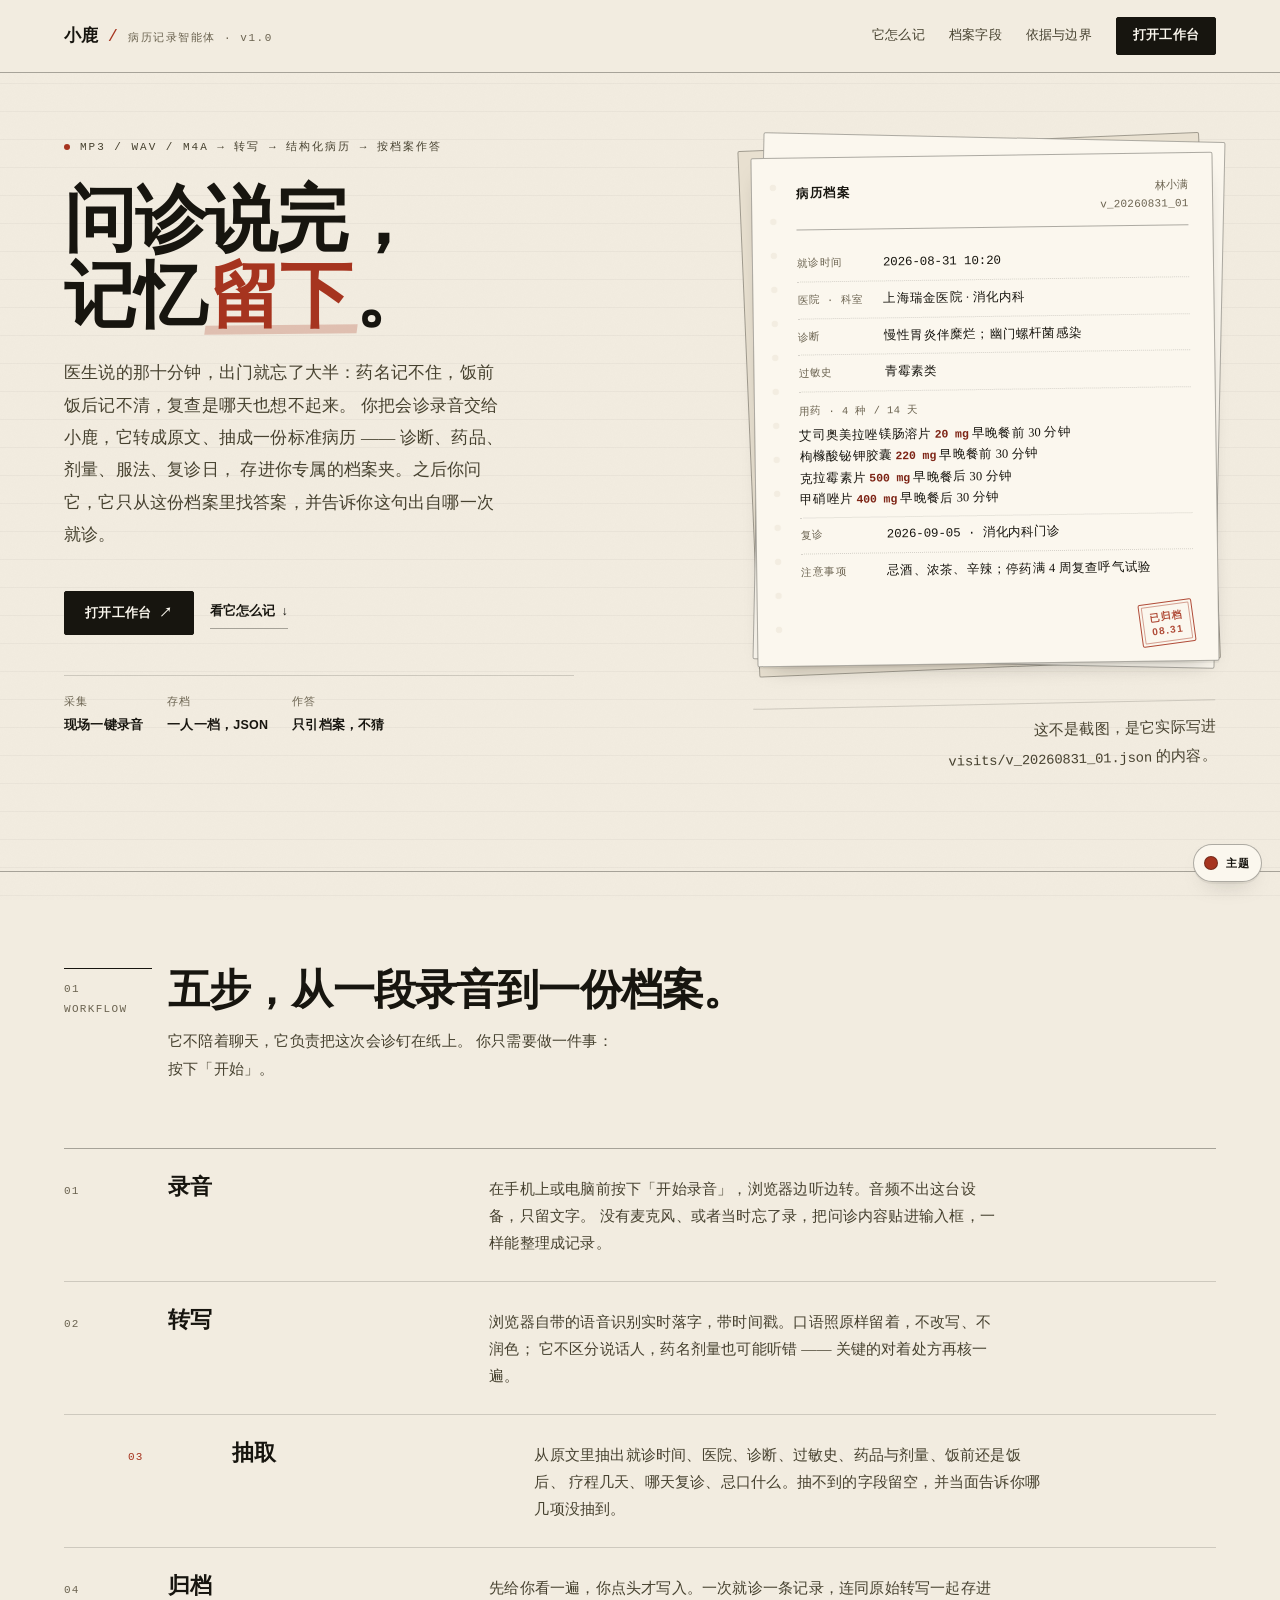
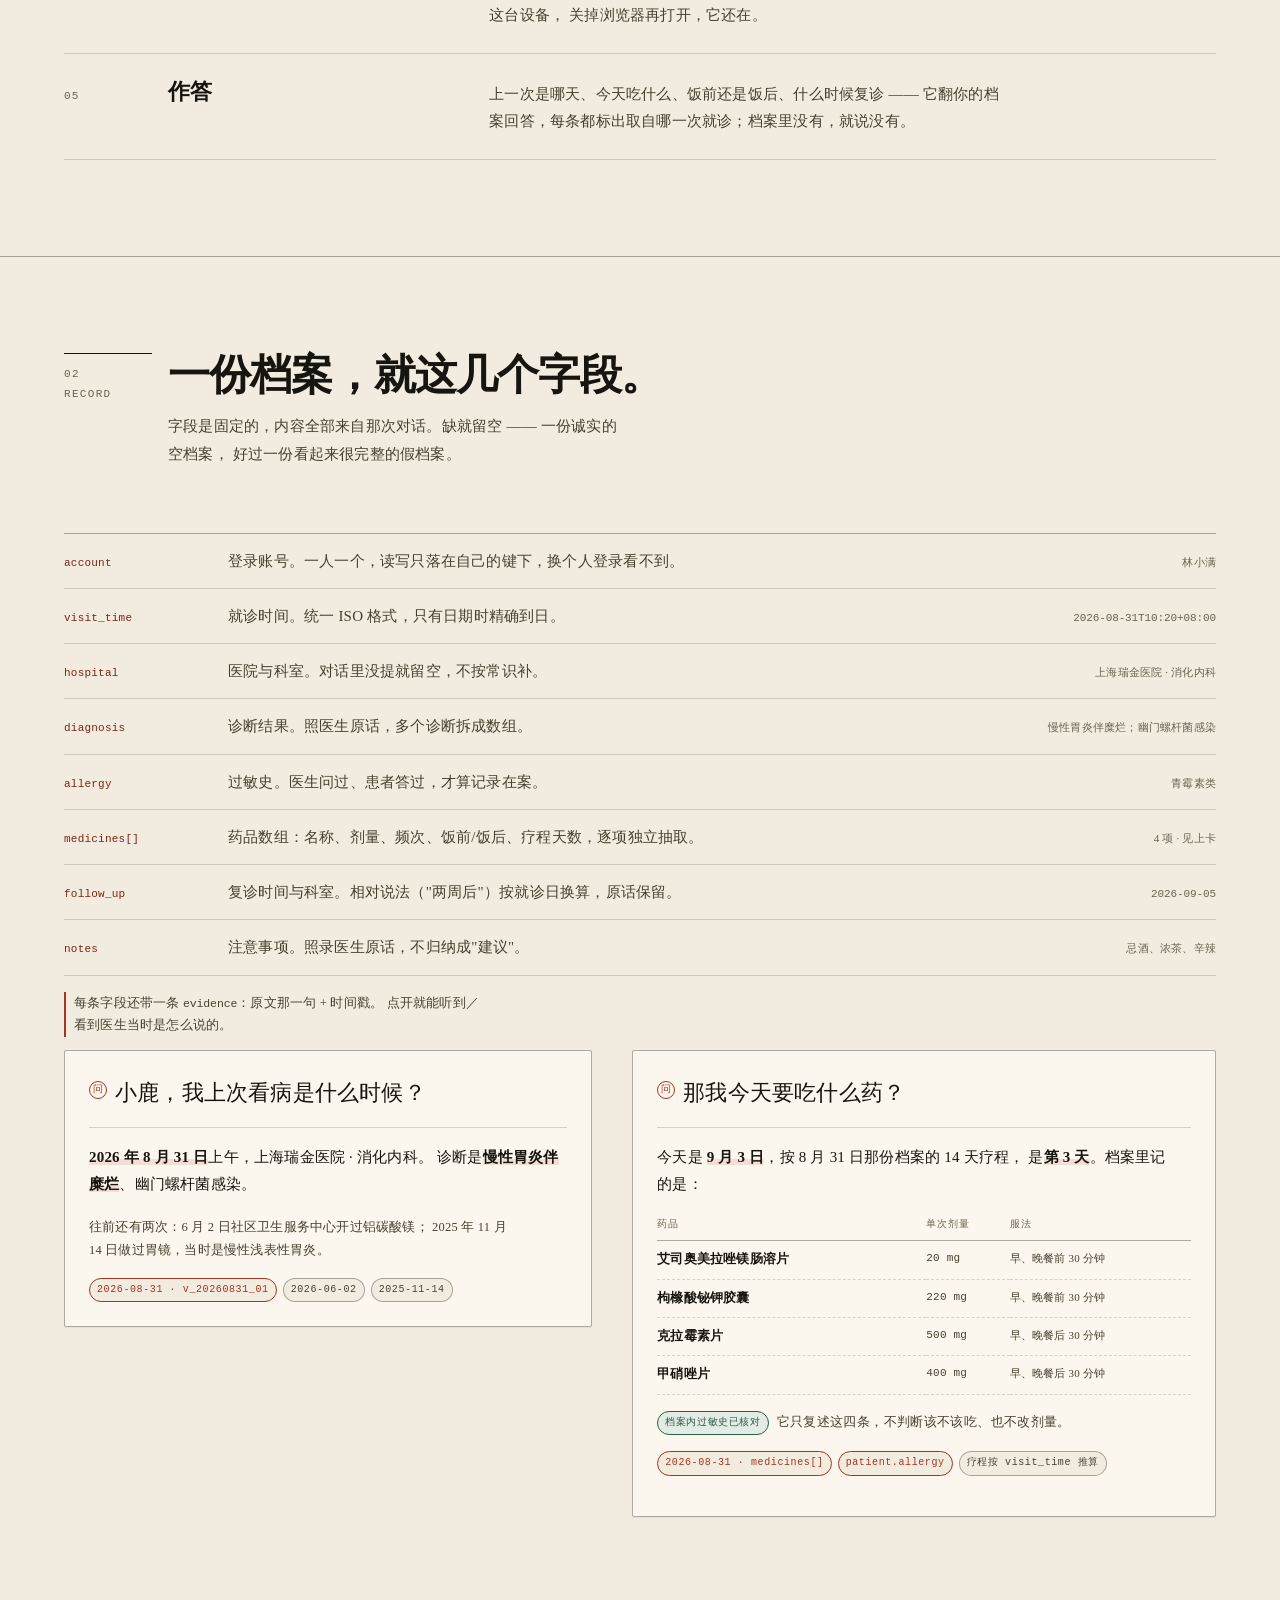
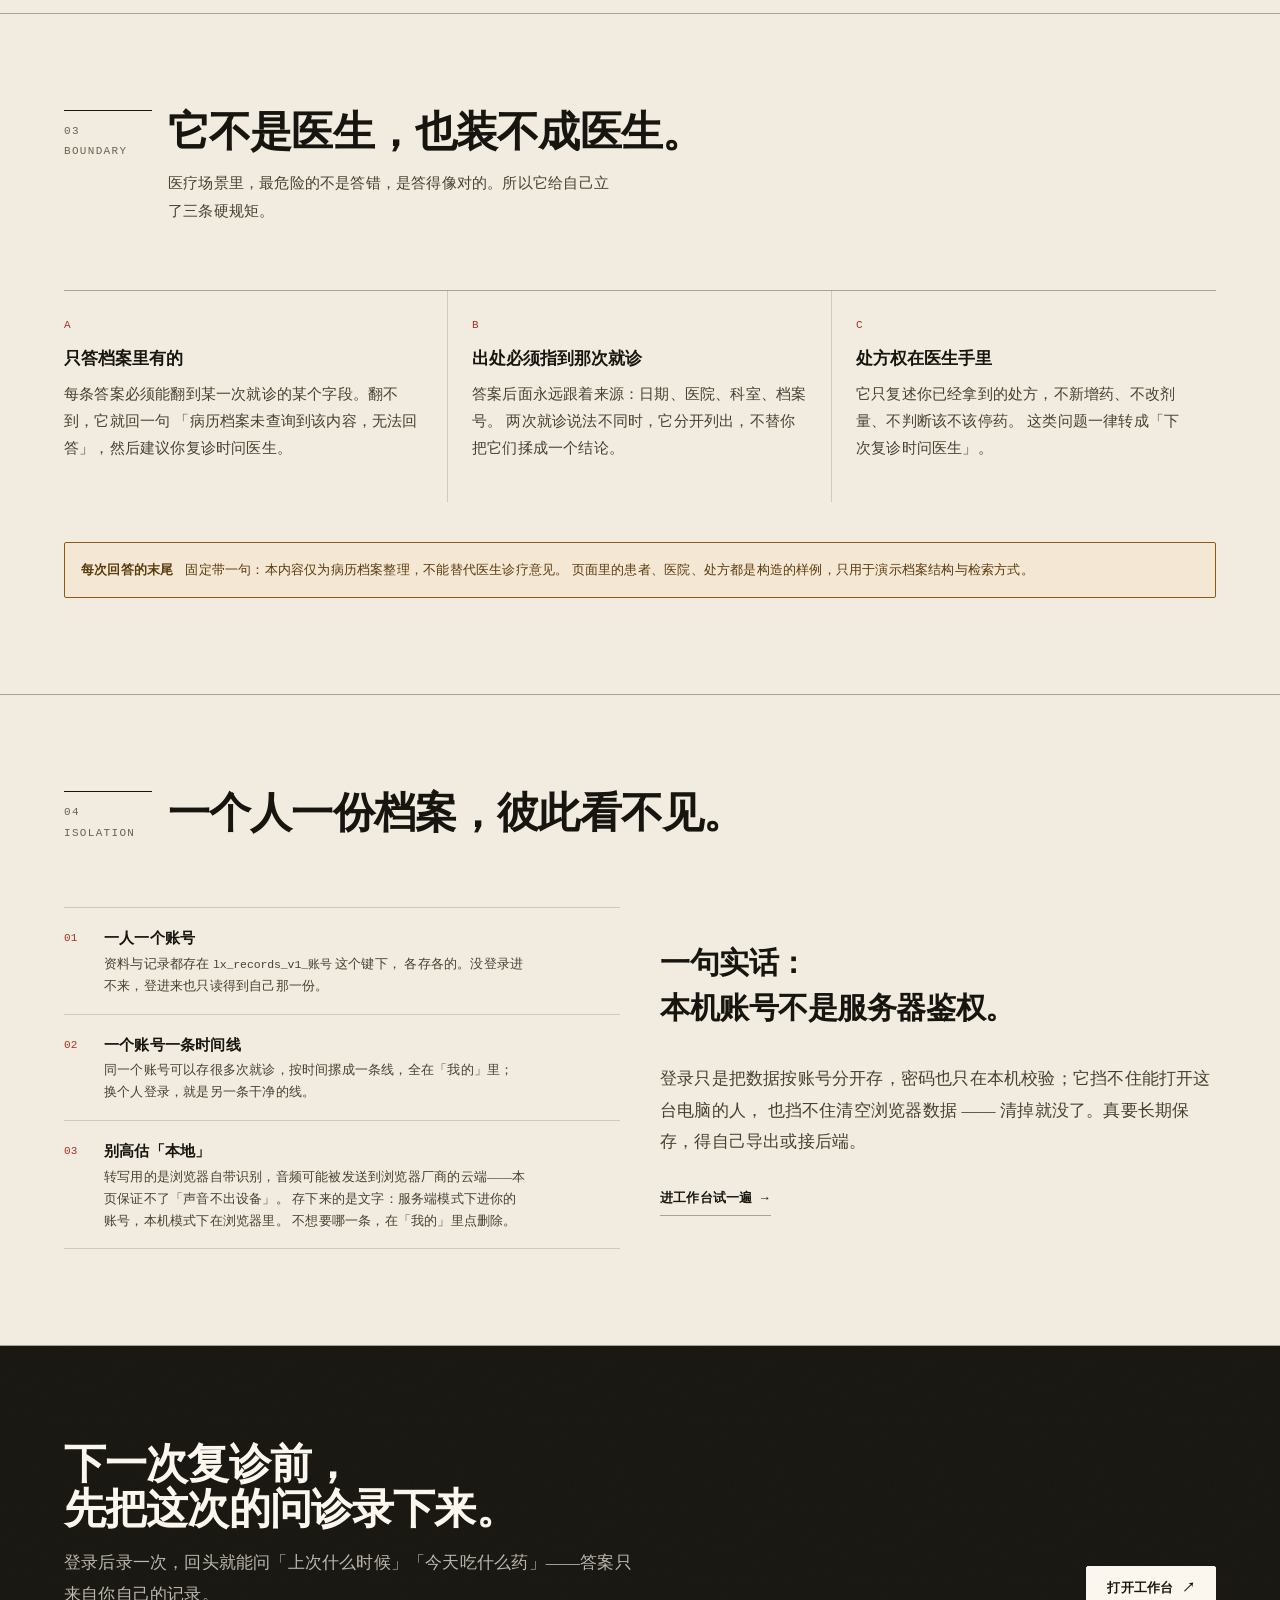
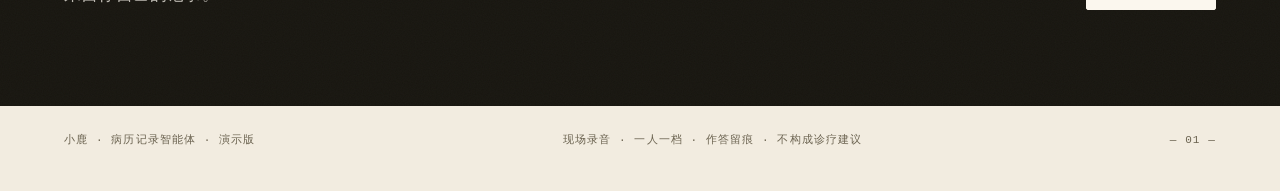
<file: xiaoxiao-ai/index.html>
<!DOCTYPE html>
<html lang="zh-CN">
<head>
<meta charset="utf-8">
<meta name="viewport" content="width=device-width, initial-scale=1">
<title>小鹿 · 把一次会诊，记成一份能问的档案</title>
<meta name="description" content="录下问诊，小鹿 实时转成文字、抽取诊断与用药、存成按账号隔离的病历记录；之后只凭记录回答，每条标注来源。">
<link rel="stylesheet" href="styles/tokens.css">
<link rel="stylesheet" href="styles/base.css">
<link rel="stylesheet" href="styles/primitives.css">
<link rel="stylesheet" href="styles/components.css">
<link rel="stylesheet" href="styles/themes.css">
<script src="scripts/theme.js"></script>
<script>document.documentElement.className += " js";</script>
</head>
<body>
<a class="skip" href="#main">跳到正文</a>

<div class="page">

  <!-- 页眉：档案抬头 -->
  <header class="masthead">
    <div class="brand">
      <span class="brand__name">小鹿</span>
      <span class="brand__slash">/</span>
      <span class="brand__sub">病历记录智能体 · v1.0</span>
    </div>
    <nav class="nav" aria-label="主导航">
      <a href="#how">它怎么记</a>
      <a href="#record">档案字段</a>
      <a href="#boundary">依据与边界</a>
      <a href="app.html" class="btn btn--primary" style="min-height:38px;padding:0 16px;">打开工作台</a>
    </nav>
  </header>

  <main id="main">

    <!-- ———— 首屏 ———— -->
    <section class="hero">
      <div class="hero__grid">

        <div class="hero__copy">
          <div class="hero__kicker reveal">
            <span class="dot" aria-hidden="true"></span>
            <span class="meta">mp3 / wav / m4a → 转写 → 结构化病历 → 按档案作答</span>
          </div>

          <h1 class="reveal">
            问诊说完，
            <span class="break">记忆<em>留下</em>。</span>
          </h1>

          <p class="hero__lede reveal">
            医生说的那十分钟，出门就忘了大半：药名记不住，饭前饭后记不清，复查是哪天也想不起来。
            你把会诊录音交给小鹿，它转成原文、抽成一份标准病历 —— 诊断、药品、剂量、服法、复诊日，
            存进你专属的档案夹。之后你问它，它只从这份档案里找答案，并告诉你这句出自哪一次就诊。
          </p>

          <div class="hero__actions reveal">
            <a class="btn btn--primary" href="app.html">打开工作台<span aria-hidden="true">↗</span></a>
            <a class="link-arrow" href="#how">看它怎么记 <span aria-hidden="true">↓</span></a>
          </div>

          <dl class="hero__facts reveal">
            <div>
              <dt class="fact__k">采集</dt>
              <dd class="fact__v" style="margin:0">现场一键录音</dd>
            </div>
            <div>
              <dt class="fact__k">存档</dt>
              <dd class="fact__v" style="margin:0">一人一档，JSON</dd>
            </div>
            <div>
              <dt class="fact__k">作答</dt>
              <dd class="fact__v" style="margin:0">只引档案，不猜</dd>
            </div>
          </dl>
        </div>

        <!-- 病历档案样张：整个页面的记忆点 -->
        <div class="hero__aside reveal">
          <div class="paper-stack" aria-label="病历档案样张">
          <article class="sheet">
            <div class="sheet__head">
              <span class="sheet__ttl">病历档案</span>
              <span class="sheet__no">林小满<br>v_20260831_01</span>
            </div>

            <div class="rec">
              <div class="rec__row">
                <span class="rec__k">就诊时间</span>
                <span class="rec__v mono">2026-08-31 10:20</span>
              </div>
              <div class="rec__row">
                <span class="rec__k">医院 · 科室</span>
                <span class="rec__v">上海瑞金医院 · 消化内科</span>
              </div>
              <div class="rec__row">
                <span class="rec__k">诊断</span>
                <span class="rec__v">慢性胃炎伴糜烂；幽门螺杆菌感染</span>
              </div>
              <div class="rec__row">
                <span class="rec__k">过敏史</span>
                <span class="rec__v">青霉素类</span>
              </div>
              <div class="rec__row rec__row--stack">
                <span class="rec__k">用药 · 4 种 / 14 天</span>
                <span class="rec__v">
                  艾司奥美拉唑镁肠溶片 <b class="mono">20 mg</b> 早晚餐前 30 分钟<br>
                  枸橼酸铋钾胶囊 <b class="mono">220 mg</b> 早晚餐前 30 分钟<br>
                  克拉霉素片 <b class="mono">500 mg</b> 早晚餐后 30 分钟<br>
                  甲硝唑片 <b class="mono">400 mg</b> 早晚餐后 30 分钟
                </span>
              </div>
              <div class="rec__row">
                <span class="rec__k">复诊</span>
                <span class="rec__v mono">2026-09-05 · 消化内科门诊</span>
              </div>
              <div class="rec__row">
                <span class="rec__k">注意事项</span>
                <span class="rec__v">忌酒、浓茶、辛辣；停药满 4 周复查呼气试验</span>
              </div>
            </div>

            <div class="sheet__sign">
              <span class="stamp" aria-hidden="true">
                <span>已归档</span>
                <span>08.31</span>
              </span>
            </div>
          </article>
          </div>

          <p class="hero__note">
            这不是截图，是它实际写进<br>
            <span class="mono">visits/v_20260831_01.json</span> 的内容。
          </p>
        </div>

      </div>
    </section>

    <!-- ———— 01 流程 ———— -->
    <section class="section" id="how">
      <div class="section__inner">
        <div class="sec-head">
          <span class="sec-head__no">01<br>WORKFLOW</span>
          <div>
            <h2>五步，从一段录音到一份档案。</h2>
            <p class="sec-head__sub">
              它不陪着聊天，它负责把这次会诊钉在纸上。
              你只需要做一件事：按下「开始」。
            </p>
          </div>
        </div>

        <ol class="flow">
          <li class="flow__item">
            <span class="flow__no">01</span>
            <div>
              <div class="flow__ttl">录音</div>
            </div>
            <p class="flow__desc">
              在手机上或电脑前按下「开始录音」，浏览器边听边转。音频不出这台设备，只留文字。
              没有麦克风、或者当时忘了录，把问诊内容贴进输入框，一样能整理成记录。
            </p>
          </li>

          <li class="flow__item">
            <span class="flow__no">02</span>
            <div>
              <div class="flow__ttl">转写</div>
            </div>
            <p class="flow__desc">
              浏览器自带的语音识别实时落字，带时间戳。口语照原样留着，不改写、不润色；
              它不区分说话人，药名剂量也可能听错 —— 关键的对着处方再核一遍。
            </p>
          </li>

          <li class="flow__item">
            <span class="flow__no">03</span>
            <div>
              <div class="flow__ttl">抽取</div>
            </div>
            <p class="flow__desc">
              从原文里抽出就诊时间、医院、诊断、过敏史、药品与剂量、饭前还是饭后、
              疗程几天、哪天复诊、忌口什么。抽不到的字段留空，并当面告诉你哪几项没抽到。
            </p>
          </li>

          <li class="flow__item">
            <span class="flow__no">04</span>
            <div>
              <div class="flow__ttl">归档</div>
            </div>
            <p class="flow__desc">
              先给你看一遍，你点头才写入。一次就诊一条记录，连同原始转写一起存进这台设备，
              关掉浏览器再打开，它还在。
            </p>
          </li>

          <li class="flow__item">
            <span class="flow__no">05</span>
            <div>
              <div class="flow__ttl">作答</div>
            </div>
            <p class="flow__desc">
              上一次是哪天、今天吃什么、饭前还是饭后、什么时候复诊 ——
              它翻你的档案回答，每条都标出取自哪一次就诊；档案里没有，就说没有。
            </p>
          </li>
        </ol>
      </div>
    </section>

    <!-- ———— 02 档案字段 ———— -->
    <section class="section" id="record">
      <div class="section__inner">
        <div class="sec-head">
          <span class="sec-head__no">02<br>RECORD</span>
          <div>
            <h2>一份档案，就这几个字段。</h2>
            <p class="sec-head__sub">
              字段是固定的，内容全部来自那次对话。缺就留空 —— 一份诚实的空档案，
              好过一份看起来很完整的假档案。
            </p>
          </div>
        </div>

        <div class="fields">
          <div class="fields__row">
            <span class="fields__k mono">account</span>
            <span class="fields__d">登录账号。一人一个，读写只落在自己的键下，换个人登录看不到。</span>
            <span class="fields__t">林小满</span>
          </div>
          <div class="fields__row">
            <span class="fields__k mono">visit_time</span>
            <span class="fields__d">就诊时间。统一 ISO 格式，只有日期时精确到日。</span>
            <span class="fields__t mono">2026-08-31T10:20+08:00</span>
          </div>
          <div class="fields__row">
            <span class="fields__k mono">hospital</span>
            <span class="fields__d">医院与科室。对话里没提就留空，不按常识补。</span>
            <span class="fields__t">上海瑞金医院 · 消化内科</span>
          </div>
          <div class="fields__row">
            <span class="fields__k mono">diagnosis</span>
            <span class="fields__d">诊断结果。照医生原话，多个诊断拆成数组。</span>
            <span class="fields__t">慢性胃炎伴糜烂；幽门螺杆菌感染</span>
          </div>
          <div class="fields__row">
            <span class="fields__k mono">allergy</span>
            <span class="fields__d">过敏史。医生问过、患者答过，才算记录在案。</span>
            <span class="fields__t">青霉素类</span>
          </div>
          <div class="fields__row">
            <span class="fields__k mono">medicines[]</span>
            <span class="fields__d">药品数组：名称、剂量、频次、饭前/饭后、疗程天数，逐项独立抽取。</span>
            <span class="fields__t">4 项 · 见上卡</span>
          </div>
          <div class="fields__row">
            <span class="fields__k mono">follow_up</span>
            <span class="fields__d">复诊时间与科室。相对说法（"两周后"）按就诊日换算，原话保留。</span>
            <span class="fields__t mono">2026-09-05</span>
          </div>
          <div class="fields__row">
            <span class="fields__k mono">notes</span>
            <span class="fields__d">注意事项。照录医生原话，不归纳成"建议"。</span>
            <span class="fields__t">忌酒、浓茶、辛辣</span>
          </div>
        </div>

        <p class="fields__foot">
          每条字段还带一条 <span class="mono">evidence</span>：原文那一句 + 时间戳。
          点开就能听到／看到医生当时是怎么说的。
        </p>

        <div class="examples">

          <!-- 问题一：时间与诊断 -->
          <article class="memcard">
            <p class="memcard__q">小鹿，我上次看病是什么时候？</p>
            <div class="memcard__a">
              <p>
                <span class="hl">2026 年 8 月 31 日</span>上午，上海瑞金医院 · 消化内科。
                诊断是<span class="hl">慢性胃炎伴糜烂</span>、幽门螺杆菌感染。
              </p>
              <p style="color:var(--ink-2);font-size:var(--fs-sm);margin-top:12px;">
                往前还有两次：6 月 2 日社区卫生服务中心开过铝碳酸镁；
                2025 年 11 月 14 日做过胃镜，当时是慢性浅表性胃炎。
              </p>
            </div>
            <div class="memcard__srcs">
              <span class="tag tag--src">2026-08-31 · v_20260831_01</span>
              <span class="tag">2026-06-02</span>
              <span class="tag">2025-11-14</span>
            </div>
          </article>

          <!-- 问题二：今天吃什么药 -->
          <article class="memcard memcard--tall">
            <p class="memcard__q">那我今天要吃什么药？</p>
            <div class="memcard__a">
              <p>
                今天是 <span class="hl">9 月 3 日</span>，按 8 月 31 日那份档案的 14 天疗程，
                是<span class="hl">第 3 天</span>。档案里记的是：
              </p>

              <table class="rx">
                <thead>
                  <tr>
                    <th scope="col">药品</th>
                    <th scope="col">单次剂量</th>
                    <th scope="col">服法</th>
                  </tr>
                </thead>
                <tbody>
                  <tr>
                    <td>艾司奥美拉唑镁肠溶片</td>
                    <td class="dose">20 mg</td>
                    <td class="when">早、晚餐前 30 分钟</td>
                  </tr>
                  <tr>
                    <td>枸橼酸铋钾胶囊</td>
                    <td class="dose">220 mg</td>
                    <td class="when">早、晚餐前 30 分钟</td>
                  </tr>
                  <tr>
                    <td>克拉霉素片</td>
                    <td class="dose">500 mg</td>
                    <td class="when">早、晚餐后 30 分钟</td>
                  </tr>
                  <tr>
                    <td>甲硝唑片</td>
                    <td class="dose">400 mg</td>
                    <td class="when">早、晚餐后 30 分钟</td>
                  </tr>
                </tbody>
              </table>

              <div style="display:flex;flex-wrap:wrap;gap:8px;margin-top:16px;align-items:center;">
                <span class="tag tag--ok">档案内过敏史已核对</span>
                <span class="hand" style="font-size:var(--fs-sm);">它只复述这四条，不判断该不该吃、也不改剂量。</span>
              </div>
            </div>
            <div class="memcard__srcs">
              <span class="tag tag--src">2026-08-31 · medicines[]</span>
              <span class="tag tag--src">patient.allergy</span>
              <span class="tag">疗程按 visit_time 推算</span>
            </div>
          </article>

        </div>
      </div>
    </section>

    <!-- ———— 03 依据与边界 ———— -->
    <section class="section" id="boundary">
      <div class="section__inner">
        <div class="sec-head">
          <span class="sec-head__no">03<br>BOUNDARY</span>
          <div>
            <h2>它不是医生，也装不成医生。</h2>
            <p class="sec-head__sub">
              医疗场景里，最危险的不是答错，是答得像对的。所以它给自己立了三条硬规矩。
            </p>
          </div>
        </div>

        <div class="kb">
          <div class="kb__col">
            <span class="kb__no">A</span>
            <h4>只答档案里有的</h4>
            <p>
              每条答案必须能翻到某一次就诊的某个字段。翻不到，它就回一句
              「病历档案未查询到该内容，无法回答」，然后建议你复诊时问医生。
            </p>
          </div>
          <div class="kb__col">
            <span class="kb__no">B</span>
            <h4>出处必须指到那次就诊</h4>
            <p>
              答案后面永远跟着来源：日期、医院、科室、档案号。
              两次就诊说法不同时，它分开列出，不替你把它们揉成一个结论。
            </p>
          </div>
          <div class="kb__col">
            <span class="kb__no">C</span>
            <h4>处方权在医生手里</h4>
            <p>
              它只复述你已经拿到的处方，不新增药、不改剂量、不判断该不该停药。
              这类问题一律转成「下次复诊时问医生」。
            </p>
          </div>
        </div>

        <div class="warn-block">
          <strong>每次回答的末尾</strong>
          <p style="margin:0">
            固定带一句：本内容仅为病历档案整理，不能替代医生诊疗意见。
            页面里的患者、医院、处方都是构造的样例，只用于演示档案结构与检索方式。
          </p>
        </div>
      </div>
    </section>

    <!-- ———— 04 隔离 ———— -->
    <section class="section">
      <div class="section__inner">
        <div class="sec-head">
          <span class="sec-head__no">04<br>ISOLATION</span>
          <div>
            <h2>一个人一份档案，彼此看不见。</h2>
          </div>
        </div>

        <div class="privacy">
          <div class="privacy__list">
            <div class="privacy__item">
              <span class="privacy__mark">01</span>
              <div>
                <div class="privacy__t">一人一个账号</div>
                <p class="privacy__d">
                  资料与记录都存在 <span class="mono">lx_records_v1_账号</span> 这个键下，
                  各存各的。没登录进不来，登进来也只读得到自己那一份。
                </p>
              </div>
            </div>
            <div class="privacy__item">
              <span class="privacy__mark">02</span>
              <div>
                <div class="privacy__t">一个账号一条时间线</div>
                <p class="privacy__d">
                  同一个账号可以存很多次就诊，按时间摞成一条线，全在「我的」里；
                  换个人登录，就是另一条干净的线。
                </p>
              </div>
            </div>
            <div class="privacy__item">
              <span class="privacy__mark">03</span>
              <div>
                <div class="privacy__t">别高估「本地」</div>
                <p class="privacy__d">
                  转写用的是浏览器自带识别，音频可能被发送到浏览器厂商的云端——本页保证不了「声音不出设备」。
                  存下来的是文字：服务端模式下进你的账号，本机模式下在浏览器里。
                  不想要哪一条，在「我的」里点删除。
                </p>
              </div>
            </div>
          </div>

          <div>
            <p style="font-size:var(--fs-xl);line-height:1.5;font-family:var(--font-display);font-weight:700;letter-spacing:-0.015em;">
              一句实话：<br>本机账号不是服务器鉴权。
            </p>
            <p style="color:var(--ink-2);margin-top:16px;">
              登录只是把数据按账号分开存，密码也只在本机校验；它挡不住能打开这台电脑的人，
              也挡不住清空浏览器数据 —— 清掉就没了。真要长期保存，得自己导出或接后端。
            </p>
            <a class="link-arrow" href="app.html" style="margin-top:8px;">进工作台试一遍 <span aria-hidden="true">→</span></a>
          </div>
        </div>
      </div>
    </section>

    <!-- ———— 收尾 ———— -->
    <section class="cta">
      <div class="cta__inner">
        <div>
          <h2>下一次复诊前，<br>先把这次的问诊录下来。</h2>
          <p>登录后录一次，回头就能问「上次什么时候」「今天吃什么药」——答案只来自你自己的记录。</p>
        </div>
        <a class="btn" href="app.html">打开工作台<span aria-hidden="true">↗</span></a>
      </div>
    </section>

  </main>

  <footer class="footer">
    <div class="footer__inner">
      <span class="meta">小鹿 · 病历记录智能体 · 演示版</span>
      <span class="meta">现场录音 · 一人一档 · 作答留痕 · 不构成诊疗建议</span>
      <span class="meta">— 01 —</span>
    </div>
  </footer>

</div>

<script src="scripts/main.js"></script>

<script>
/* 部署后整站受 sharecode 保护，站内跳转必须把访问参数带过去，
   否则点「打开工作台」会落到「链接不完整」。 */
(function () {
  var q = location.search;
  if (!q) return;
  var links = document.querySelectorAll('a[href]');
  for (var i = 0; i < links.length; i++) {
    var a = links[i];
    var h = a.getAttribute('href');
    if (!h || /^(https?:)?\/\//.test(h) || h.charAt(0) === '#') continue;
    if (h.indexOf('.html') === -1) continue;
    a.setAttribute('href', h + (h.indexOf('?') > -1 ? '&' : '?') + q.slice(1));
  }
})();
</script>
</body>
</html>
</file>
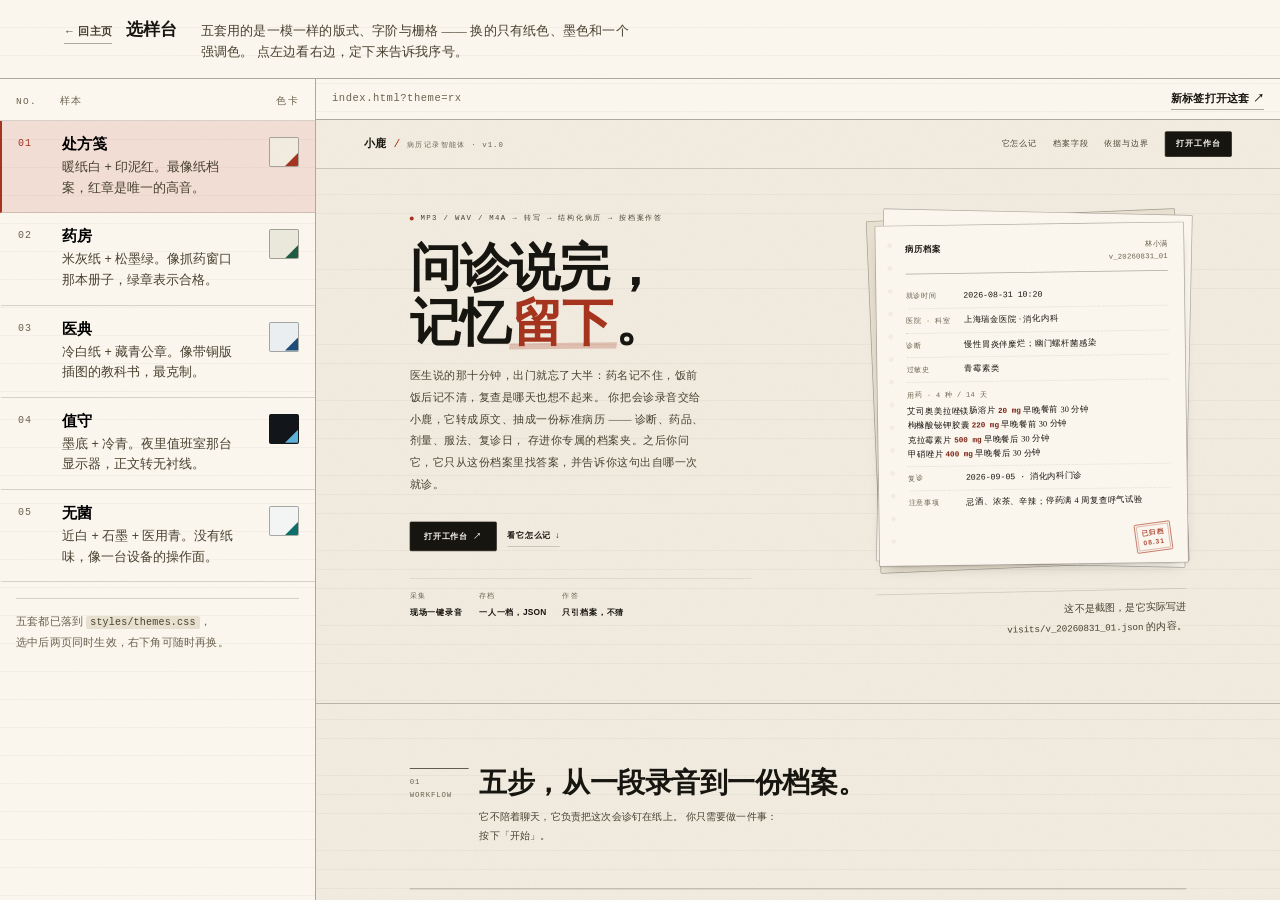
<file: xiaoxiao-ai/choose.html>
<!DOCTYPE html>
<html lang="zh-CN" data-theme="rx">
<head>
<meta charset="utf-8">
<meta name="viewport" content="width=device-width, initial-scale=1">
<title>选样台 · 小鹿 主页五套纸质</title>
<link rel="stylesheet" href="styles/tokens.css">
<link rel="stylesheet" href="styles/base.css">
<link rel="stylesheet" href="styles/primitives.css">
<link rel="stylesheet" href="styles/themes.css">
<link rel="stylesheet" href="styles/choose.css">
</head>
<body class="choose">

<header class="bar">
  <div class="bar__l">
    <a class="bar__back" href="index.html">← 回主页</a>
    <span class="bar__ttl">选样台</span>
  </div>
  <p class="bar__note">
    五套用的是一模一样的版式、字阶与栅格 —— 换的只有纸色、墨色和一个强调色。
    点左边看右边，定下来告诉我序号。
  </p>
</header>

<main class="stage">

  <aside class="list" role="tablist" aria-label="主题样本">
    <div class="list__hd">
      <span>NO.</span><span>样本</span><span>色卡</span>
    </div>

    <button class="opt" role="tab" data-id="rx" aria-selected="true">
      <span class="opt__no">01</span>
      <span class="opt__body">
        <span class="opt__name">处方笺</span>
        <span class="opt__desc">暖纸白 + 印泥红。最像纸档案，红章是唯一的高音。</span>
      </span>
      <span class="opt__sw" style="--sw-paper:#f2ece0;--sw-accent:#a6341f"></span>
    </button>

    <button class="opt" role="tab" data-id="herb" aria-selected="false">
      <span class="opt__no">02</span>
      <span class="opt__body">
        <span class="opt__name">药房</span>
        <span class="opt__desc">米灰纸 + 松墨绿。像抓药窗口那本册子，绿章表示合格。</span>
      </span>
      <span class="opt__sw" style="--sw-paper:#eae9dc;--sw-accent:#1e5c42"></span>
    </button>

    <button class="opt" role="tab" data-id="codex" aria-selected="false">
      <span class="opt__no">03</span>
      <span class="opt__body">
        <span class="opt__name">医典</span>
        <span class="opt__desc">冷白纸 + 藏青公章。像带铜版插图的教科书，最克制。</span>
      </span>
      <span class="opt__sw" style="--sw-paper:#eceff2;--sw-accent:#1d4e79"></span>
    </button>

    <button class="opt" role="tab" data-id="night" aria-selected="false">
      <span class="opt__no">04</span>
      <span class="opt__body">
        <span class="opt__name">值守</span>
        <span class="opt__desc">墨底 + 冷青。夜里值班室那台显示器，正文转无衬线。</span>
      </span>
      <span class="opt__sw" style="--sw-paper:#12161a;--sw-accent:#5cb2d8"></span>
    </button>

    <button class="opt" role="tab" data-id="sterile" aria-selected="false">
      <span class="opt__no">05</span>
      <span class="opt__body">
        <span class="opt__name">无菌</span>
        <span class="opt__desc">近白 + 石墨 + 医用青。没有纸味，像一台设备的操作面。</span>
      </span>
      <span class="opt__sw" style="--sw-paper:#f4f6f6;--sw-accent:#0c6e68"></span>
    </button>

    <p class="list__foot">
      五套都已落到 <code>styles/themes.css</code>，<br>
      选中后两页同时生效，右下角可随时再换。
    </p>
  </aside>

  <section class="view">
    <div class="view__bar">
      <span class="view__url" id="url">index.html?theme=rx</span>
      <a class="view__open" id="open" href="index.html?theme=rx" target="_blank" rel="noopener">
        新标签打开这套 <span aria-hidden="true">↗</span>
      </a>
    </div>
    <div class="view__frame" id="frame">
      <iframe id="preview" src="index.html?theme=rx&embed=1" title="主页预览" scrolling="no"></iframe>
    </div>
  </section>

</main>

<script>
(function () {
  "use strict";

  var BASE_W = 1440;
  var BASE_H = 1180;  /* 仅作为初始高度参考 */

  var opts = Array.prototype.slice.call(document.querySelectorAll(".opt"));
  var iframe = document.getElementById("preview");
  var frame = document.getElementById("frame");
  var urlEl = document.getElementById("url");
  var openEl = document.getElementById("open");
  var current = "rx";

  function fit() {
    var w = frame.clientWidth;
    var h = frame.clientHeight;
    if (!w || !h) return;
    /* 按宽度铺满：预览就是「浏览器从顶部看这一页」，
       视口高度跟着容器走，不会留下左右白边。 */
    var scale = Math.min(w / BASE_W, 1);   /* 宽屏也不放大，保持像素真实 */
    iframe.style.width = BASE_W + "px";
    iframe.style.height = Math.ceil(h / scale) + "px";
    iframe.style.transform = "scale(" + scale + ")";
    iframe.style.left = "0px";
    iframe.style.top = "0px";
  }

  function select(id) {
    if (id === current) return;
    current = id;
    opts.forEach(function (o) {
      o.setAttribute("aria-selected", o.dataset.id === id ? "true" : "false");
    });
    urlEl.textContent = "index.html?theme=" + id;
    openEl.href = "index.html?theme=" + id;
    iframe.style.opacity = "0";
    iframe.src = "index.html?theme=" + id + "&embed=1";
  }

  opts.forEach(function (o) {
    o.addEventListener("click", function () { select(o.dataset.id); });
  });

  document.addEventListener("keydown", function (e) {
    var ids = opts.map(function (o) { return o.dataset.id; });
    var i = ids.indexOf(current);
    if (e.key === "ArrowDown" || e.key === "ArrowRight") {
      e.preventDefault();
      select(ids[Math.min(i + 1, ids.length - 1)]);
    } else if (e.key === "ArrowUp" || e.key === "ArrowLeft") {
      e.preventDefault();
      select(ids[Math.max(i - 1, 0)]);
    }
  });

  window.addEventListener("resize", fit);
  iframe.addEventListener("load", function () {
    iframe.style.opacity = "1";
    fit();
  });
  fit();
})();
</script>

<script>
/* 部署后整站受 sharecode 保护，站内跳转必须把访问参数带过去，
   否则点「打开工作台」会落到「链接不完整」。 */
(function () {
  var q = location.search;
  if (!q) return;
  var links = document.querySelectorAll('a[href]');
  for (var i = 0; i < links.length; i++) {
    var a = links[i];
    var h = a.getAttribute('href');
    if (!h || /^(https?:)?\/\//.test(h) || h.charAt(0) === '#') continue;
    if (h.indexOf('.html') === -1) continue;
    a.setAttribute('href', h + (h.indexOf('?') > -1 ? '&' : '?') + q.slice(1));
  }
})();
</script>
</body>
</html>
</file>
<file: xiaoxiao-ai/styles/tokens.css>
/* ============================================================
   小小 AI · 设计令牌
   方向：处方笺档案（Editorial archive）
   一张问诊记录被当成一份可装订、可盖章、可追源的纸本档案来对待。
   纸不是装饰，是这个产品的隐喻：它必须能被翻回去核对。
   ============================================================ */

:root {
  /* —— 纸与墨 —— */
  --paper: #f2ece0;          /* 主纸色，暖白偏黄，像处方笺 */
  --paper-2: #fbf7ee;        /* 浮起层：卡片、浮层 */
  --paper-3: #e8e0d0;        /* 凹陷层：底纹、分隔带 */
  --ink: #17150f;            /* 正文近黑，带暖调，不用纯黑 */
  --ink-2: #46412f;          /* 次级文字 */
  --muted: #6b6350;          /* 提示、元信息：与纸色调到 5:1，小字也够读 */
  --rule: rgba(23, 21, 15, 0.16);   /* 发丝线 */
  --rule-strong: rgba(23, 21, 15, 0.34);

  /* —— 强调 —— */
  --accent: #a6341f;         /* 印泥红：只给关键动作与印章 */
  --accent-ink: #7d2415;
  --accent-wash: #f3ded6;    /* 极淡底，用于标记与选中 */
  --green: #2e5d4b;          /* 语义色：用药安全、已核验 */
  --green-wash: #e2ebe4;
  --amber: #8a5a12;          /* 语义色：待确认 */
  --amber-wash: #f4e8d4;
  --amber-ink: #5b3a0c;

  /* —— 主题挂钩 ——
     下面这些由 themes.css 按 data-theme 覆盖，
     保证换主题时没有任何一处硬编码颜色掉落。 */
  --ink-rgb: 23, 21, 15;             /* 供 rgba() 合成发丝线 */
  --paper-2-rgb: 251, 247, 238;
  --layout-line: rgba(23, 21, 15, 0.035);  /* 处方笺横线 */
  --grain-opacity: 0.4;              /* 颗粒噪点强度 */
  --grain-blend: multiply;           /* 浅色纸用正片叠底，深色底改用滤色 */
  --cta-bg: #17150f;                 /* 收尾块：浅色主题是墨块 */
  --cta-fg: #fbf7ee;
  --cta-fg-dim: rgba(251, 247, 238, 0.72);
  --cta-btn-bg: #fbf7ee;
  --cta-btn-fg: #17150f;

  /* 主按钮：浅色主题是墨块，深色主题由 themes.css 换成亮色 */
  --btn-primary-bg: var(--ink);
  --btn-primary-fg: var(--paper-2);
  --btn-primary-hover: var(--accent);

  /* —— 字体 —— */
  /* 标题：黑体（思源黑体 → 微软雅黑 → 苹方），字重压在 700/800 */
  --font-display: "Source Han Sans SC", "Noto Sans SC", "PingFang SC",
                  "Microsoft YaHei", "Heiti SC", sans-serif;
  /* 正文：宋体（思源宋体 → 宋体-简 → SimSun），中文书刊的正文面孔 */
  --font-body: "Source Han Serif SC", "Noto Serif SC", "Songti SC",
               "SimSun", "STSong", Georgia, serif;
  /* 数据：等宽，日期、剂量、档案号必须对齐 */
  --font-mono: "JetBrains Mono", "IBM Plex Mono", "Cascadia Mono",
               Consolas, "Courier New", monospace;
  /* 批注：手写感，用于旁注与页边 */
  --font-hand: "Kaiti SC", "KaiTi", "STKaiti", "Kaiti TC", serif;

  /* —— 字阶（1.25 比例，收敛为 7 档）—— */
  --fs-xs: 11px;
  --fs-sm: 12.5px;
  --fs-base: 15px;
  --fs-md: 17px;
  --fs-lg: 22px;
  --fs-xl: 30px;
  --fs-2xl: 42px;
  --fs-3xl: clamp(40px, 5.6vw, 76px);

  /* —— 间距梯度 —— */
  --sp-1: 4px;
  --sp-2: 8px;
  --sp-3: 12px;
  --sp-4: 16px;
  --sp-5: 24px;
  --sp-6: 40px;
  --sp-7: 64px;
  --sp-8: 96px;
  --sp-9: 140px;

  /* —— 形状：档案纸是裁切的，几乎不圆 —— */
  --r-xs: 2px;
  --r-sm: 3px;
  --r-md: 6px;
  --r-pill: 999px;

  /* —— 阴影：只做纸张叠放的高度，不做发光 —— */
  --shadow-1: 0 1px 0 rgba(23, 21, 15, 0.06);
  --shadow-2: 0 2px 0 rgba(23, 21, 15, 0.05), 0 10px 24px -14px rgba(23, 21, 15, 0.4);
  --shadow-3: 0 24px 56px -28px rgba(23, 21, 15, 0.55);

  /* —— 动效 —— */
  --ease-out: cubic-bezier(0.16, 1, 0.3, 1);
  --ease-in-out: cubic-bezier(0.65, 0, 0.35, 1);
  --dur-fast: 160ms;
  --dur-base: 320ms;
  --dur-slow: 640ms;

  /* —— 版心 —— */
  --measure: 1160px;
  --gutter: clamp(20px, 5vw, 72px);
}
</file>
<file: xiaoxiao-ai/styles/base.css>
/* ============================================================
   基础层：重置、排版、纸面质感、焦点与降级动效
   ============================================================ */

*, *::before, *::after { box-sizing: border-box; }

html { -webkit-text-size-adjust: 100%; }

body {
  margin: 0;
  background: var(--paper);
  color: var(--ink);
  font-family: var(--font-body);
  font-size: var(--fs-md);
  line-height: 1.85;
  letter-spacing: 0.012em;
  -webkit-font-smoothing: antialiased;
  text-rendering: optimizeLegibility;
  overflow-x: hidden;
}

/* 纸面：横向细线（处方笺）+ 颗粒噪点 + 极淡的边角霉斑
   三层叠在一起，才压得住「屏幕感」 */
body::before {
  content: "";
  position: fixed;
  inset: 0;
  z-index: 0;
  pointer-events: none;
  background-image:
    repeating-linear-gradient(
      to bottom,
      transparent 0 27px,
      var(--layout-line) 27px 28px
    );
}

body::after {
  content: "";
  position: fixed;
  inset: 0;
  z-index: 0;
  pointer-events: none;
  opacity: var(--grain-opacity);
  mix-blend-mode: var(--grain-blend);
  background-image: url("data:image/svg+xml,%3Csvg xmlns='http://www.w3.org/2000/svg' width='180' height='180'%3E%3Cfilter id='n'%3E%3CfeTurbulence type='fractalNoise' baseFrequency='.9' numOctaves='3'/%3E%3CfeColorMatrix type='saturate' values='0'/%3E%3C/filter%3E%3Crect width='100%25' height='100%25' filter='url(%23n)' opacity='.055'/%3E%3C/svg%3E");
}

/* 页面内容必须浮在纸纹之上 */
.page { position: relative; z-index: 1; }

/* —— 排版 —— */
h1, h2, h3, h4 {
  font-family: var(--font-display);
  font-weight: 800;
  letter-spacing: -0.02em;
  line-height: 1.06;
  margin: 0;
  text-wrap: balance;
}

h1 { font-size: var(--fs-3xl); }
h2 { font-size: var(--fs-2xl); }
h3 { font-size: var(--fs-xl); font-weight: 700; letter-spacing: -0.01em; }
h4 { font-size: var(--fs-md); font-weight: 700; letter-spacing: 0; line-height: 1.4; }

p { margin: 0 0 1.1em; max-width: 34em; }
p:last-child { margin-bottom: 0; }

a { color: inherit; text-decoration: none; }

strong { font-weight: 700; }
em { font-style: normal; color: var(--accent); }

ul, ol { margin: 0; padding: 0; list-style: none; }

img { max-width: 100%; display: block; }

/* —— 元信息：等宽小字，档案的页眉习惯 —— */
.meta {
  font-family: var(--font-mono);
  font-size: var(--fs-xs);
  letter-spacing: 0.16em;
  text-transform: uppercase;
  color: var(--muted);
  font-variant-numeric: tabular-nums;
}

.num {
  font-family: var(--font-mono);
  font-variant-numeric: tabular-nums;
  letter-spacing: 0.02em;
}

.hand {
  font-family: var(--font-hand);
  font-size: var(--fs-base);
  color: var(--ink-2);
  letter-spacing: 0.03em;
}

/* —— 发丝线 —— */
.rule { height: 1px; background: var(--rule); border: 0; margin: 0; }
.rule--strong { background: var(--rule-strong); }

/* —— 焦点：2px 描边 + 2px 偏移，必须看得见 —— */
:focus-visible {
  outline: 2px solid var(--accent);
  outline-offset: 2px;
  border-radius: var(--r-xs);
}

/* —— 跳过导航 —— */
.skip {
  position: absolute;
  left: var(--gutter);
  top: -100px;
  z-index: 100;
  padding: 10px 14px;
  background: var(--ink);
  color: var(--paper);
  font-family: var(--font-display);
  font-size: var(--fs-sm);
}
.skip:focus { top: 12px; }

/* —— 屏幕阅读器专用 —— */
.sr-only {
  position: absolute;
  width: 1px; height: 1px;
  padding: 0; margin: -1px;
  overflow: hidden;
  clip: rect(0 0 0 0);
  white-space: nowrap;
  border: 0;
}

/* —— 入场序列：一次编排，错峰 80ms ——
   只有脚本确实跑起来了才隐藏内容；JS 失效时页面必须完整可读 */
.js .reveal {
  opacity: 0;
  transform: translateY(18px);
}
.js .reveal.in {
  opacity: 1;
  transform: none;
  transition:
    opacity var(--dur-slow) var(--ease-out),
    transform var(--dur-slow) var(--ease-out);
}
.js .reveal:nth-child(2) { transition-delay: 80ms; }
.js .reveal:nth-child(3) { transition-delay: 160ms; }
.js .reveal:nth-child(4) { transition-delay: 240ms; }
.js .reveal:nth-child(5) { transition-delay: 320ms; }

/* —— 降级：用户要求减少动效时，全部关掉 —— */
@media (prefers-reduced-motion: reduce) {
  *, *::before, *::after {
    animation-duration: 0.01ms !important;
    animation-iteration-count: 1 !important;
    transition-duration: 0.01ms !important;
  }
  .js .reveal { opacity: 1; transform: none; }
}

/* —— 选中态：用印泥淡色，不用系统蓝 —— */
::selection { background: var(--accent-wash); color: var(--accent-ink); }

/* —— 滚动条：细，灰 —— */
::-webkit-scrollbar { width: 10px; height: 10px; }
::-webkit-scrollbar-track { background: transparent; }
::-webkit-scrollbar-thumb {
  background: rgba(var(--ink-rgb), 0.18);
  border: 3px solid var(--paper);
  border-radius: var(--r-pill);
}
::-webkit-scrollbar-thumb:hover { background: rgba(var(--ink-rgb), 0.3); }
</file>
<file: xiaoxiao-ai/styles/primitives.css>
/* ============================================================
   公共原件：两页共用的按钮、标签、文字链
   落地页与工作台都引用本文件，避免各写一套。
   ============================================================ */

.btn {
  display: inline-flex;
  align-items: center;
  justify-content: center;
  gap: 8px;
  min-height: 44px;
  padding: 0 20px;
  border: 1px solid var(--ink);
  border-radius: var(--r-xs);
  background: transparent;
  color: var(--ink);
  font-family: var(--font-display);
  font-size: var(--fs-sm);
  font-weight: 600;
  letter-spacing: 0.02em;
  cursor: pointer;
  transition:
    background var(--dur-fast) ease-out,
    color var(--dur-fast) ease-out,
    border-color var(--dur-fast) ease-out,
    transform var(--dur-fast) ease-out;
}
.btn:hover { transform: translateY(-1px); }
.btn:active { transform: translateY(0); }
.btn:disabled { cursor: not-allowed; opacity: 0.55; transform: none; }

.btn--primary {
  background: var(--btn-primary-bg);
  color: var(--btn-primary-fg);
  border-color: var(--btn-primary-bg);
}
.btn--primary:hover:not(:disabled) {
  background: var(--btn-primary-hover);
  border-color: var(--btn-primary-hover);
}

.btn--ghost { border-color: var(--rule-strong); color: var(--ink-2); }
.btn--ghost:hover:not(:disabled) { border-color: var(--ink); color: var(--ink); }

.btn__key {
  font-family: var(--font-mono);
  font-size: 10px;
  letter-spacing: 0.06em;
  opacity: 0.55;
  padding: 1px 4px;
  border: 1px solid currentColor;
  border-radius: var(--r-xs);
}

/* 文字链：下划线扫过，不做成按钮 */
.link-arrow {
  display: inline-flex;
  align-items: center;
  gap: 6px;
  font-family: var(--font-display);
  font-size: var(--fs-sm);
  font-weight: 600;
  color: var(--ink);
  border-bottom: 1px solid var(--rule-strong);
  padding-bottom: 2px;
  min-height: 32px;
  transition: border-color var(--dur-fast), color var(--dur-fast);
}
.link-arrow:hover { border-color: var(--accent); color: var(--accent); }
.link-arrow span { transition: transform var(--dur-fast) var(--ease-out); }
.link-arrow:hover span { transform: translateX(3px); }

/* 来源标签：等宽小字，像档案的索引签 */
.tag {
  display: inline-flex;
  align-items: center;
  gap: 5px;
  font-family: var(--font-mono);
  font-size: 10px;
  letter-spacing: 0.06em;
  padding: 2px 7px;
  border: 1px solid var(--rule-strong);
  border-radius: var(--r-pill);
  color: var(--ink-2);
  background: var(--paper);
  white-space: nowrap;
}
.tag--src { border-color: var(--accent); color: var(--accent); }
.tag--ok { border-color: var(--green); color: var(--green); background: var(--green-wash); }

/* 等宽行内：档案号、日期、剂量必须对齐，混在正文里也不能跳字体 */
.mono {
  font-family: var(--font-mono);
  font-size: 0.92em;
  letter-spacing: -0.01em;
  font-variant-numeric: tabular-nums;
  text-transform: none;
}
</file>
<file: xiaoxiao-ai/styles/components.css>
/* ============================================================
   组件与构成层
   ============================================================ */

/* ————————————————— 页眉 ————————————————— */
.masthead {
  position: relative;
  z-index: 2;
  display: flex;
  align-items: center;
  justify-content: space-between;
  gap: var(--sp-4);
  padding: 14px var(--gutter);
  border-bottom: 1px solid var(--rule-strong);
  background: var(--paper);
}

.brand {
  display: flex;
  align-items: baseline;
  gap: 10px;
}
.brand__name {
  font-family: var(--font-display);
  font-weight: 800;
  font-size: var(--fs-md);
  letter-spacing: -0.01em;
}
.brand__slash { color: var(--accent); font-family: var(--font-mono); }
.brand__sub {
  font-family: var(--font-mono);
  font-size: var(--fs-xs);
  letter-spacing: 0.14em;
  color: var(--muted);
}

.nav {
  display: flex;
  align-items: center;
  gap: var(--sp-5);
}
.nav a:not(.btn) {
  position: relative;
  font-family: var(--font-display);
  font-size: var(--fs-sm);
  font-weight: 500;
  color: var(--ink-2);
  padding: 10px 0;
  min-height: 44px;
  display: inline-flex;
  align-items: center;
}
.nav a:not(.btn)::after {
  content: "";
  position: absolute;
  left: 0; right: 0; bottom: 6px;
  height: 1px;
  background: var(--accent);
  transform: scaleX(0);
  transform-origin: left;
  transition: transform var(--dur-base) var(--ease-out);
}
.nav a:not(.btn):hover { color: var(--ink); }
.nav a:not(.btn):hover::after { transform: scaleX(1); }

/* 按钮与文字链已抽到 primitives.css，两页共用 */

/* ————————————————— 首屏 ————————————————— */
.hero {
  position: relative;
  padding: var(--sp-7) var(--gutter) var(--sp-8);
  border-bottom: 1px solid var(--rule-strong);
  overflow: hidden;
}
.hero__grid {
  display: grid;
  grid-template-columns: minmax(0, 1.15fr) minmax(0, 0.85fr);
  gap: clamp(24px, 5vw, 72px);
  align-items: start;
  max-width: var(--measure);
  margin: 0 auto;
}

.hero__kicker {
  display: flex;
  align-items: center;
  gap: 10px;
  margin-bottom: var(--sp-5);
}
.hero__kicker .dot {
  width: 6px; height: 6px;
  background: var(--accent);
  border-radius: 50%;
}
.hero__kicker .meta { color: var(--ink-2); letter-spacing: 0.18em; }

.hero h1 {
  font-size: var(--fs-3xl);
  margin-bottom: var(--sp-5);
}
.hero h1 .break { display: block; }
.hero h1 em {
  position: relative;
  color: var(--accent);
  padding: 0 0.06em;
}
/* 手绘下划：一段略斜的墨线，不是高亮块 */
.hero h1 em::after {
  content: "";
  position: absolute;
  left: 0; right: -2px; bottom: 0.02em;
  height: 0.12em;
  background: var(--accent);
  opacity: 0.24;
  transform: skewX(-8deg) rotate(-0.6deg);
}

.hero__lede {
  font-size: var(--fs-md);
  line-height: 1.9;
  color: var(--ink-2);
  max-width: 26em;
  margin-bottom: var(--sp-6);
}

.hero__actions {
  display: flex;
  flex-wrap: wrap;
  align-items: center;
  gap: var(--sp-4);
  margin-bottom: var(--sp-6);
}

.hero__facts {
  display: flex;
  flex-wrap: wrap;
  gap: var(--sp-5);
  padding-top: var(--sp-4);
  border-top: 1px solid var(--rule);
  max-width: 30em;
}
.fact__k {
  font-family: var(--font-mono);
  font-size: var(--fs-xs);
  letter-spacing: 0.1em;
  color: var(--muted);
  display: block;
  margin-bottom: 2px;
}
.fact__v {
  font-family: var(--font-display);
  font-weight: 700;
  font-size: var(--fs-sm);
}

/* —— 右侧：处方笺样张 —— */
.paper-stack {
  position: relative;
  padding-top: 18px;
}
/* 底下压着两张旧纸，制造「档案摞着」的厚度 */
.paper-stack::before,
.paper-stack::after {
  content: "";
  position: absolute;
  inset: 0;
  background: var(--paper-2);
  border: 1px solid var(--rule-strong);
  border-radius: var(--r-xs);
}
.paper-stack::before {
  transform: rotate(-2.4deg) translate(-6px, 4px);
  background: var(--paper-3);
}
.paper-stack::after {
  transform: rotate(1.2deg) translate(4px, 0);
}

.sheet {
  position: relative;
  z-index: 1;
  background: var(--paper-2);
  border: 1px solid var(--rule-strong);
  border-radius: var(--r-xs);
  padding: var(--sp-5) var(--sp-5) var(--sp-4) 44px;
  box-shadow: var(--shadow-2);
  transform: rotate(-0.8deg);
}
/* 装订孔：左侧一列，是真档案的痕迹 */
.sheet::before {
  content: "";
  position: absolute;
  left: 16px;
  top: 24px;
  bottom: 24px;
  width: 10px;
  background-image: radial-gradient(
    circle at 5px 5px,
    var(--paper) 0 3.2px,
    transparent 3.6px
  );
  background-size: 10px 34px;
  background-repeat: repeat-y;
  opacity: 0.9;
}

.sheet__head {
  display: flex;
  align-items: flex-start;
  justify-content: space-between;
  gap: var(--sp-3);
  padding-bottom: var(--sp-3);
  border-bottom: 1px solid var(--rule-strong);
  margin-bottom: var(--sp-4);
}
.sheet__ttl {
  font-family: var(--font-display);
  font-weight: 800;
  font-size: var(--fs-sm);
  letter-spacing: 0.04em;
}
.sheet__no {
  font-family: var(--font-mono);
  font-size: var(--fs-xs);
  color: var(--muted);
  text-align: right;
  line-height: 1.6;
}

/* 对话摘录：模拟手写批注的语气，但排版是印刷的 */
.dialog { display: grid; gap: var(--sp-3); }
.dialog__row {
  display: grid;
  grid-template-columns: 34px minmax(0, 1fr);
  gap: 10px;
  align-items: start;
}
.dialog__who {
  font-family: var(--font-mono);
  font-size: 10px;
  letter-spacing: 0.08em;
  color: var(--muted);
  padding-top: 4px;
}
.dialog__txt {
  font-size: var(--fs-base);
  line-height: 1.75;
  color: var(--ink);
  margin: 0;
}
.dialog__txt.q { color: var(--ink-2); }
.dialog__row--a .dialog__who { color: var(--accent); }

/* 印章：斜盖，双描边，边缘不做完美圆角 */
.stamp {
  display: inline-flex;
  flex-direction: column;
  align-items: center;
  justify-content: center;
  gap: 1px;
  padding: 7px 9px;
  border: 1.5px solid var(--accent);
  border-radius: var(--r-xs);
  color: var(--accent);
  font-family: var(--font-display);
  font-weight: 800;
  font-size: 10px;
  letter-spacing: 0.14em;
  line-height: 1.3;
  transform: rotate(-7deg);
  opacity: 0.88;
  position: relative;
}
.stamp::before {
  content: "";
  position: absolute;
  inset: 2px;
  border: 0.5px solid currentColor;
  border-radius: 1px;
  opacity: 0.5;
}
.stamp--absolute {
  position: absolute;
  right: 18px;
  bottom: 14px;
  z-index: 2;
}

/* 落款：印章不压字，自己占一行 —— 真实的档案也是这么盖的 */
.sheet__sign {
  display: flex;
  justify-content: flex-end;
  margin-top: var(--sp-4);
}

/* 页边批注：补住右栏下方的空，也是这份档案的"人味" */
.hero__note {
  margin: var(--sp-6) 0 0;
  padding-top: var(--sp-3);
  border-top: 1px solid var(--rule);
  font-family: var(--font-hand);
  font-size: var(--fs-base);
  line-height: 1.9;
  color: var(--ink-2);
  text-align: right;
  transform: rotate(-1.2deg);
  max-width: none;
}

/* ————————————————— 区块骨架 ————————————————— */
.section {
  padding: var(--sp-8) var(--gutter);
  border-bottom: 1px solid var(--rule-strong);
}
.section__inner { max-width: var(--measure); margin: 0 auto; }

.sec-head {
  display: grid;
  grid-template-columns: 88px minmax(0, 1fr);
  gap: var(--sp-4);
  align-items: start;
  margin-bottom: var(--sp-7);
}
.sec-head__no {
  font-family: var(--font-mono);
  font-size: var(--fs-xs);
  letter-spacing: 0.12em;
  color: var(--muted);
  padding-top: 10px;
  border-top: 1px solid var(--ink);
}
.sec-head h2 { max-width: 18em; }
.sec-head__sub {
  margin-top: var(--sp-4);
  color: var(--ink-2);
  font-size: var(--fs-base);
  max-width: 30em;
}

/* ————————————————— 流程：五步 ————————————————— */
.flow {
  display: grid;
  gap: 0;
  border-top: 1px solid var(--rule-strong);
}
.flow__item {
  display: grid;
  grid-template-columns: 88px minmax(120px, 0.42fr) minmax(0, 1fr);
  gap: var(--sp-4);
  align-items: baseline;
  padding: var(--sp-5) 0;
  border-bottom: 1px solid var(--rule);
  position: relative;
}
/* 第三步故意右移，打破垂直对齐 */
.flow__item:nth-child(3) { padding-left: clamp(0px, 5vw, 72px); }
.flow__item:nth-child(3) .flow__no { color: var(--accent); }

.flow__no {
  font-family: var(--font-mono);
  font-size: var(--fs-xs);
  letter-spacing: 0.1em;
  color: var(--muted);
}
.flow__ttl {
  font-family: var(--font-display);
  font-weight: 700;
  font-size: var(--fs-lg);
  line-height: 1.25;
  letter-spacing: -0.01em;
}
.flow__desc {
  font-size: var(--fs-base);
  color: var(--ink-2);
  line-height: 1.8;
  margin: 0;
}

/* ————————————————— 记忆示例卡 ————————————————— */
.examples {
  display: grid;
  grid-template-columns: minmax(0, 0.95fr) minmax(0, 1.05fr);
  gap: var(--sp-6);
  align-items: start;
}

.memcard {
  background: var(--paper-2);
  border: 1px solid var(--rule-strong);
  border-radius: var(--r-xs);
  padding: var(--sp-5);
  box-shadow: var(--shadow-1);
}
.memcard--tall { padding-bottom: var(--sp-6); }

.memcard__q {
  font-family: var(--font-hand);
  font-size: var(--fs-lg);
  line-height: 1.6;
  color: var(--ink);
  margin: 0 0 var(--sp-4);
  position: relative;
  padding-left: 26px;
}
.memcard__q::before {
  content: "问";
  position: absolute;
  left: 0; top: 6px;
  font-family: var(--font-mono);
  font-size: 10px;
  letter-spacing: 0.08em;
  color: var(--accent);
  border: 1px solid var(--accent);
  border-radius: 50%;
  width: 18px; height: 18px;
  display: flex;
  align-items: center;
  justify-content: center;
}

.memcard__a {
  border-top: 1px solid var(--rule);
  padding-top: var(--sp-4);
  font-size: var(--fs-base);
  line-height: 1.85;
}
.memcard__a .hl {
  background: linear-gradient(transparent 62%, var(--accent-wash) 62%);
  font-weight: 700;
}

/* 用药表：等宽对齐，像真正的处方 */
.rx {
  width: 100%;
  border-collapse: collapse;
  font-size: var(--fs-sm);
  margin-top: var(--sp-3);
}
.rx th {
  text-align: left;
  font-family: var(--font-mono);
  font-size: 10px;
  letter-spacing: 0.1em;
  color: var(--muted);
  font-weight: 400;
  padding: 0 0 6px;
  border-bottom: 1px solid var(--rule-strong);
}
.rx td {
  padding: 9px 0;
  border-bottom: 1px dashed var(--rule);
  vertical-align: top;
  line-height: 1.55;
}
.rx td:first-child {
  font-family: var(--font-display);
  font-weight: 600;
  padding-right: 10px;
}
.rx .dose {
  font-family: var(--font-mono);
  font-size: var(--fs-xs);
  color: var(--ink-2);
  white-space: nowrap;
}
.rx .when { color: var(--ink-2); font-size: var(--fs-xs); }

/* 来源标签样式见 primitives.css */

.memcard__srcs {
  display: flex;
  flex-wrap: wrap;
  gap: 6px;
  margin-top: var(--sp-4);
}

/* ————————————————— 知识依据 ————————————————— */
.kb {
  display: grid;
  grid-template-columns: repeat(3, minmax(0, 1fr));
  gap: 0;
  border-top: 1px solid var(--rule-strong);
}
.kb__col {
  padding: var(--sp-5) var(--sp-5) var(--sp-6) 0;
  border-right: 1px solid var(--rule);
}
.kb__col:last-child { border-right: 0; }
.kb__col:nth-child(2) { padding-left: var(--sp-5); }
.kb__col:nth-child(3) { padding-left: var(--sp-5); }
.kb__no {
  font-family: var(--font-mono);
  font-size: var(--fs-xs);
  color: var(--accent);
  letter-spacing: 0.1em;
  display: block;
  margin-bottom: var(--sp-3);
}
.kb h4 { margin-bottom: 10px; }
.kb p { font-size: var(--fs-base); color: var(--ink-2); line-height: 1.8; }

.warn-block {
  margin-top: var(--sp-6);
  border: 1px solid var(--amber);
  background: var(--amber-wash);
  padding: var(--sp-4) var(--sp-4);
  border-radius: var(--r-xs);
  font-size: var(--fs-sm);
  line-height: 1.8;
  color: var(--amber-ink);
  display: grid;
  grid-template-columns: auto minmax(0, 1fr);
  gap: var(--sp-3);
}
.warn-block strong { font-family: var(--font-display); }
.warn-block p { max-width: none; }

/* ————————————————— 隐私带 ————————————————— */
.privacy {
  display: grid;
  grid-template-columns: minmax(0, 1fr) minmax(0, 1fr);
  gap: var(--sp-6);
  align-items: center;
}
.privacy__list { display: grid; gap: 0; }
.privacy__item {
  display: grid;
  grid-template-columns: 28px minmax(0, 1fr);
  gap: var(--sp-3);
  padding: var(--sp-4) 0;
  border-bottom: 1px solid var(--rule);
  align-items: start;
}
.privacy__item:first-child { border-top: 1px solid var(--rule); }
.privacy__mark {
  font-family: var(--font-mono);
  font-size: var(--fs-xs);
  color: var(--accent);
  padding-top: 4px;
}
.privacy__t {
  font-family: var(--font-display);
  font-weight: 700;
  font-size: var(--fs-base);
  margin-bottom: 2px;
}
.privacy__d { font-size: var(--fs-sm); color: var(--ink-2); line-height: 1.75; margin: 0; }

/* ————————————————— 收尾 ————————————————— */
.cta {
  background: var(--cta-bg);
  color: var(--cta-fg);
  padding: var(--sp-8) var(--gutter);
  position: relative;
  overflow: hidden;
}
/* 深色块上压一层纸纹，避免变成纯色板 */
.cta::after {
  content: "";
  position: absolute;
  inset: 0;
  pointer-events: none;
  opacity: 0.5;
  background-image: url("data:image/svg+xml,%3Csvg xmlns='http://www.w3.org/2000/svg' width='160' height='160'%3E%3Cfilter id='n'%3E%3CfeTurbulence type='fractalNoise' baseFrequency='.85' numOctaves='2'/%3E%3C/filter%3E%3Crect width='100%25' height='100%25' filter='url(%23n)' opacity='.07'/%3E%3C/svg%3E");
}
.cta__inner {
  position: relative;
  z-index: 1;
  max-width: var(--measure);
  margin: 0 auto;
  display: grid;
  grid-template-columns: minmax(0, 1.2fr) auto;
  gap: var(--sp-6);
  align-items: end;
}
.cta h2 { color: var(--cta-fg); max-width: 14em; }
.cta p { color: var(--cta-fg-dim); margin-top: var(--sp-4); }
.cta .btn {
  border-color: var(--cta-btn-bg);
  background: var(--cta-btn-bg);
  color: var(--cta-btn-fg);
}
.cta .btn:hover { background: var(--accent); border-color: var(--accent); color: var(--cta-btn-bg); }

.footer {
  padding: var(--sp-5) var(--gutter) var(--sp-6);
  background: var(--paper);
}
.footer__inner {
  max-width: var(--measure);
  margin: 0 auto;
  display: flex;
  flex-wrap: wrap;
  align-items: center;
  justify-content: space-between;
  gap: var(--sp-3);
}
.footer__inner .meta { letter-spacing: 0.1em; }

/* ————————————————— 响应式 ————————————————— */
@media (max-width: 980px) {
  .hero__grid { grid-template-columns: minmax(0, 1fr); }
  .paper-stack { max-width: 460px; }
  .examples { grid-template-columns: minmax(0, 1fr); }
  .kb { grid-template-columns: minmax(0, 1fr); }
  .kb__col {
    border-right: 0;
    border-bottom: 1px solid var(--rule);
    padding: var(--sp-5) 0;
  }
  .kb__col:nth-child(2), .kb__col:nth-child(3) { padding-left: 0; }
  .privacy { grid-template-columns: minmax(0, 1fr); }
  .cta__inner { grid-template-columns: minmax(0, 1fr); align-items: start; }
}

@media (max-width: 720px) {
  .nav { display: none; }
  .sec-head { grid-template-columns: minmax(0, 1fr); gap: var(--sp-3); }
  .sec-head__no { border-top: 0; padding-top: 0; }
  .flow__item {
    grid-template-columns: 44px minmax(0, 1fr);
    gap: var(--sp-3);
  }
  .flow__desc { grid-column: 2; }
  .flow__item:nth-child(3) { padding-left: 0; }
  .hero h1 { font-size: clamp(34px, 9vw, 48px); }
  .sheet { padding-left: 36px; transform: none; }
  .section { padding: var(--sp-7) var(--gutter); }
}

/* ————————————————— 档案卡（首屏样张） ————————————————— */
.rec { display: grid; gap: 0; }
.rec__row {
  display: grid;
  grid-template-columns: 76px minmax(0, 1fr);
  gap: 10px;
  padding: 7px 0;
  border-bottom: 1px dotted var(--rule);
  align-items: baseline;
}
.rec__row:last-child { border-bottom: 0; }
.rec__k {
  font-family: var(--font-mono);
  font-size: 10.5px;
  letter-spacing: 0.04em;
  color: var(--muted);
  white-space: nowrap;
}
.rec__v {
  font-size: var(--fs-sm);
  line-height: 1.7;
  color: var(--ink);
}
.rec__v b { font-weight: 600; color: var(--accent-ink); }
.rec__row--stack { grid-template-columns: 1fr; gap: 4px; padding-top: 10px; }

/* ————————————————— 字段清单（02 RECORD） ————————————————— */
.fields {
  border-top: 1px solid var(--rule-strong);
  margin-top: var(--sp-2);
}
.fields__row {
  display: grid;
  grid-template-columns: 148px minmax(0, 1fr) minmax(0, 0.72fr);
  gap: var(--sp-4);
  align-items: baseline;
  padding: 14px 0;
  border-bottom: 1px solid var(--rule);
}
.fields__k {
  font-size: var(--fs-xs);
  color: var(--accent-ink);
  letter-spacing: 0.02em;
}
.fields__d {
  font-size: var(--fs-base);
  color: var(--ink-2);
  line-height: 1.75;
}
.fields__t {
  font-size: var(--fs-xs);
  color: var(--muted);
  text-align: right;
  overflow-wrap: anywhere;
}
.fields__foot {
  margin-top: var(--sp-4);
  font-size: var(--fs-sm);
  color: var(--ink-2);
  padding-left: 8px;
  border-left: 2px solid var(--accent);
  line-height: 1.8;
}

@media (max-width: 980px) {
  .fields__row { grid-template-columns: 132px minmax(0, 1fr); }
  .fields__t { grid-column: 2; text-align: left; }
}
@media (max-width: 720px) {
  .fields__row { grid-template-columns: minmax(0, 1fr); gap: 5px; }
  .fields__t { grid-column: auto; }
}
</file>
<file: xiaoxiao-ai/styles/themes.css>
/* ============================================================
   主题层 · 五套纸质
   版式、字阶、栅格一律不动，只换「纸、墨、印」三样东西。
   一套好的主题不该改结构，只该改光线。
   ============================================================ */

/* ————————————————————————————————
   01 处方笺 · 暖纸 + 印泥红
   最像纸档案的一套。红章是唯一的高音。
   ———————————————————————————————— */
html[data-theme="rx"] {
  --paper: #f2ece0;
  --paper-2: #fbf7ee;
  --paper-3: #e8e0d0;
  --ink: #17150f;
  --ink-2: #46412f;
  --muted: #6b6350;
  --rule: rgba(23, 21, 15, 0.16);
  --rule-strong: rgba(23, 21, 15, 0.34);

  --accent: #a6341f;
  --accent-ink: #7d2415;
  --accent-wash: #f3ded6;
  --green: #2e5d4b;
  --green-wash: #e2ebe4;
  --amber: #8a5a12;
  --amber-wash: #f4e8d4;
  --amber-ink: #5b3a0c;

  --ink-rgb: 23, 21, 15;
  --paper-2-rgb: 251, 247, 238;
  --layout-line: rgba(23, 21, 15, 0.035);
  --grain-opacity: 0.4;
  --grain-blend: multiply;

  --cta-bg: #17150f;
  --cta-fg: #fbf7ee;
  --cta-fg-dim: rgba(251, 247, 238, 0.72);
  --cta-btn-bg: #fbf7ee;
  --cta-btn-fg: #17150f;
}

/* ————————————————————————————————
   02 药房 · 米灰纸 + 松墨绿
   抓药窗口的那本册子。绿章表示合格，不是警示。
   比第一套冷半度，适合长时间看处方。
   ———————————————————————————————— */
html[data-theme="herb"] {
  --paper: #eae9dc;
  --paper-2: #f7f6ec;
  --paper-3: #dcdbca;
  --ink: #16211a;
  --ink-2: #3d4b41;
  --muted: #59665c;
  --rule: rgba(22, 33, 26, 0.16);
  --rule-strong: rgba(22, 33, 26, 0.32);

  --accent: #1e5c42;
  --accent-ink: #14442f;
  --accent-wash: #dbe6da;
  --green: #2f7a55;
  --green-wash: #dbe8db;
  --amber: #7d5716;
  --amber-wash: #efe4cd;
  --amber-ink: #52390d;

  --ink-rgb: 22, 33, 26;
  --paper-2-rgb: 247, 246, 236;
  --layout-line: rgba(22, 33, 26, 0.032);
  --grain-opacity: 0.42;
  --grain-blend: multiply;

  --cta-bg: #16211a;
  --cta-fg: #f7f6ec;
  --cta-fg-dim: rgba(247, 246, 236, 0.7);
  --cta-btn-bg: #f7f6ec;
  --cta-btn-fg: #16211a;
}

/* ————————————————————————————————
   03 医典 · 冷白纸 + 藏青公章 + 铜版线
   像一本内页带铜版插图的教科书。蓝章是院方权威，
   琥珀只留给「待确认」。最克制的一套。
   ———————————————————————————————— */
html[data-theme="codex"] {
  --paper: #eceff2;
  --paper-2: #f8fafb;
  --paper-3: #dde3e7;
  --ink: #121a22;
  --ink-2: #33424f;
  --muted: #59656f;
  --rule: rgba(18, 26, 34, 0.16);
  --rule-strong: rgba(18, 26, 34, 0.32);

  --accent: #1d4e79;
  --accent-ink: #143a5c;
  --accent-wash: #dde7f0;
  --green: #2b6b6a;
  --green-wash: #dbe7e6;
  --amber: #8a5a12;
  --amber-wash: #f2e7d2;
  --amber-ink: #5b3a0c;

  --ink-rgb: 18, 26, 34;
  --paper-2-rgb: 248, 250, 251;
  --layout-line: rgba(18, 26, 34, 0.032);
  --grain-opacity: 0.34;
  --grain-blend: multiply;

  --cta-bg: #121a22;
  --cta-fg: #f8fafb;
  --cta-fg-dim: rgba(248, 250, 251, 0.7);
  --cta-btn-bg: #f8fafb;
  --cta-btn-fg: #121a22;
}

/* ————————————————————————————————
   04 值守 · 墨底 + 冷青
   夜里值班室那台显示器。深色不等于是暗黑风：
   底色是带绿的墨，不是纯黑；字是冷白，不是亮白。
   正文换成无衬线，小字在暗底上更立得住。
   ———————————————————————————————— */
html[data-theme="night"] {
  --paper: #12161a;
  --paper-2: #1a2027;
  --paper-3: #0c0f12;
  --ink: #e6ecef;
  --ink-2: #b3bdc5;
  --muted: #8f9aa3;
  --rule: rgba(230, 236, 239, 0.14);
  --rule-strong: rgba(230, 236, 239, 0.3);

  --accent: #5cb2d8;
  --accent-ink: #8ccde8;
  --accent-wash: #16262f;
  --green: #6bbf95;
  --green-wash: #14281f;
  --amber: #d9a44e;
  --amber-wash: #2b2214;
  --amber-ink: #ecc689;

  --ink-rgb: 230, 236, 239;
  --paper-2-rgb: 26, 32, 39;
  --layout-line: rgba(230, 236, 239, 0.045);
  --grain-opacity: 0.5;
  --grain-blend: screen;

  --cta-bg: #1d2830;
  --cta-fg: #e6ecef;
  --cta-fg-dim: rgba(230, 236, 239, 0.68);
  --cta-btn-bg: #e6ecef;
  --cta-btn-fg: #12161a;

  /* 深色底上白块太跳，主按钮改用青色 + 深字 */
  --btn-primary-bg: var(--accent);
  --btn-primary-fg: #0b1014;
  --btn-primary-hover: var(--accent-ink);

  --font-body: "Source Han Sans SC", "Noto Sans SC", "PingFang SC",
               "Microsoft YaHei", "Heiti SC", sans-serif;
  --font-hand: "Kaiti SC", "KaiTi", "STKaiti", serif;
}

/* ————————————————————————————————
   05 无菌 · 近白 + 石墨 + 医用青
   没有纸味，像一台设备的操作面。颗粒压到最低，
   字全部无衬线。最「现代」的一套，也最不容易出错。
   ———————————————————————————————— */
html[data-theme="sterile"] {
  --paper: #eef1f2;
  --paper-2: #ffffff;
  --paper-3: #e2e7e8;
  --ink: #0d1214;
  --ink-2: #39434a;
  --muted: #646e74;
  --rule: rgba(13, 18, 20, 0.13);
  --rule-strong: rgba(13, 18, 20, 0.28);

  --accent: #0c6e68;
  --accent-ink: #08514d;
  --accent-wash: #d9eae8;
  --green: #1f7350;
  --green-wash: #dcebe2;
  --amber: #8a5a12;
  --amber-wash: #f4e8d4;
  --amber-ink: #5b3a0c;

  --ink-rgb: 13, 18, 20;
  --paper-2-rgb: 255, 255, 255;
  --layout-line: rgba(13, 18, 20, 0.03);
  --grain-opacity: 0.18;
  --grain-blend: multiply;

  --cta-bg: #0d1214;
  --cta-fg: #f4f6f6;
  --cta-fg-dim: rgba(244, 246, 246, 0.7);
  --cta-btn-bg: #f4f6f6;
  --cta-btn-fg: #0d1214;

  --font-body: "Source Han Sans SC", "Noto Sans SC", "PingFang SC",
               "Microsoft YaHei", "Heiti SC", sans-serif;
}

/* ————————————————————————————————
   主题切换器 · 右下角常驻
   只在两页都出现，不抢内容。收起时只是一排色点。
   ———————————————————————————————— */
.themer {
  position: fixed;
  right: 18px;
  bottom: 18px;
  z-index: 90;
  /* 固定宽度：fixed + 内容自适应会把面板压窄，挤坏网格 */
  width: 232px;
  pointer-events: none;
  font-family: var(--font-display);
  display: flex;
  flex-direction: column;
  align-items: flex-end;
  gap: 8px;
}
.themer__toggle {
  pointer-events: auto;
  align-self: flex-end;
  display: inline-flex;
  align-items: center;
  gap: 8px;
  height: 38px;
  padding: 0 12px 0 10px;
  border: 1px solid var(--rule-strong);
  border-radius: var(--r-pill);
  background: var(--paper-2);
  color: var(--ink);
  font-family: var(--font-display);
  font-size: var(--fs-xs);
  font-weight: 600;
  letter-spacing: 0.04em;
  cursor: pointer;
  box-shadow: var(--shadow-2);
}
.themer__toggle:hover { border-color: var(--ink); }
.themer__dot {
  width: 14px;
  height: 14px;
  border-radius: var(--r-pill);
  background: var(--accent);
  border: 1px solid var(--rule-strong);
  flex: none;
}
.themer__panel {
  pointer-events: auto;
  display: none;
  width: 100%;
  padding: 8px;
  border: 1px solid var(--rule-strong);
  border-radius: var(--r-sm);
  background: var(--paper-2);
  box-shadow: var(--shadow-3);
}
.themer[data-open="true"] .themer__panel { display: block; }
.themer__hd {
  font-family: var(--font-mono);
  font-size: 9.5px;
  letter-spacing: 0.14em;
  color: var(--muted);
  padding: 4px 6px 8px;
  border-bottom: 1px solid var(--rule);
  margin-bottom: 6px;
}
.themer__opt {
  display: grid;
  grid-template-columns: 18px minmax(0, 1fr) auto;
  gap: 8px;
  align-items: center;
  width: 100%;
  padding: 7px 6px;
  border: 0;
  border-radius: var(--r-xs);
  background: transparent;
  color: var(--ink);
  text-align: left;
  font-family: var(--font-body);
  font-size: var(--fs-sm);
  cursor: pointer;
}
.themer__opt:hover { background: rgba(var(--ink-rgb), 0.06); }
.themer__opt[aria-pressed="true"] { background: var(--accent-wash); }
.themer__chip {
  width: 18px;
  height: 18px;
  border-radius: 2px;
  border: 1px solid var(--rule-strong);
  position: relative;
  overflow: hidden;
}
.themer__chip::after {
  content: "";
  position: absolute;
  right: -1px;
  bottom: -1px;
  width: 8px;
  height: 8px;
  border-radius: 50% 0 0 0;
  background: var(--chip-accent, transparent);
}
.themer__more {
  display: block;
  margin-top: 6px;
  padding: 8px 6px 4px;
  border-top: 1px solid var(--rule);
  font-family: var(--font-display);
  font-size: 11px;
  font-weight: 600;
  color: var(--ink-2);
  text-decoration: none;
}
.themer__more:hover { color: var(--accent); }
.themer__no {
  font-family: var(--font-mono);
  font-size: 9.5px;
  color: var(--muted);
  letter-spacing: 0.08em;
}

@media (max-width: 720px) {
  .themer { right: 12px; bottom: 12px; width: 208px; }
  .themer__toggle span:not(.themer__dot) { display: none; }
  .themer__toggle { padding: 0 10px; }
}
</file>
<file: xiaoxiao-ai/styles/choose.css>
/* ============================================================
   选样台：左目录、右预览
   它自己不参与主题切换 —— 选样台必须保持中立，
   否则你分不清变的是主页还是选样台。
   ============================================================ */

html, body.choose { height: 100%; }

body.choose {
  margin: 0;
  display: flex;
  flex-direction: column;
  background: var(--paper);
  overflow: hidden;
}

/* —— 顶栏 —— */
.bar {
  flex: none;
  display: flex;
  align-items: baseline;
  gap: var(--sp-5);
  padding: 14px var(--gutter) 14px;
  border-bottom: 1px solid var(--rule-strong);
  background: var(--paper-2);
}
.bar__l { display: flex; align-items: baseline; gap: 14px; flex: none; }
.bar__back {
  font-family: var(--font-display);
  font-size: var(--fs-xs);
  font-weight: 600;
  color: var(--ink-2);
  text-decoration: none;
  border-bottom: 1px solid var(--rule-strong);
  padding-bottom: 2px;
}
.bar__back:hover { color: var(--accent); border-color: var(--accent); }
.bar__ttl {
  font-family: var(--font-display);
  font-size: var(--fs-md);
  font-weight: 800;
  letter-spacing: -0.01em;
}
.bar__note {
  margin: 0;
  font-size: var(--fs-sm);
  color: var(--ink-2);
  line-height: 1.7;
  max-width: 70ch;
}

/* —— 主体 —— */
.stage {
  flex: 1;
  min-height: 0;
  display: grid;
  grid-template-columns: 316px minmax(0, 1fr);
}

/* —— 左目录 —— */
.list {
  border-right: 1px solid var(--rule-strong);
  padding: 0 0 var(--sp-5);
  overflow-y: auto;
  background: var(--paper-2);
}
.list__hd {
  display: grid;
  grid-template-columns: 34px minmax(0, 1fr) 44px;
  gap: 10px;
  padding: 14px 16px 10px;
  font-family: var(--font-mono);
  font-size: 9.5px;
  letter-spacing: 0.14em;
  color: var(--muted);
  border-bottom: 1px solid var(--rule);
  position: sticky;
  top: 0;
  background: var(--paper-2);
  z-index: 1;
}
.list__hd span:last-child { text-align: right; white-space: nowrap; }

.opt {
  display: grid;
  grid-template-columns: 34px minmax(0, 1fr) 44px;
  gap: 10px;
  width: 100%;
  padding: 14px 16px;
  border: 0;
  border-bottom: 1px solid var(--rule);
  border-left: 2px solid transparent;
  background: transparent;
  text-align: left;
  cursor: pointer;
  transition: background var(--dur-fast), border-color var(--dur-fast);
}
.opt:hover { background: rgba(var(--ink-rgb), 0.035); }
.opt[aria-selected="true"] {
  background: var(--accent-wash);
  border-left-color: var(--accent);
}
.opt:focus-visible {
  outline: 2px solid var(--accent);
  outline-offset: -2px;
}

.opt__no {
  font-family: var(--font-mono);
  font-size: 10px;
  color: var(--muted);
  letter-spacing: 0.1em;
  padding-top: 3px;
}
.opt[aria-selected="true"] .opt__no { color: var(--accent); }

.opt__body { display: block; min-width: 0; }
.opt__name {
  display: block;
  font-family: var(--font-display);
  font-weight: 700;
  font-size: var(--fs-base);
  letter-spacing: 0.01em;
  margin-bottom: 3px;
}
.opt__desc {
  display: block;
  font-size: var(--fs-sm);
  color: var(--ink-2);
  line-height: 1.65;
}

/* 色卡：外框是纸色，右下角缺角是强调色 */
.opt__sw {
  width: 30px;
  justify-self: end;
  height: 30px;
  border: 1px solid var(--rule-strong);
  border-radius: 2px;
  background: var(--sw-paper);
  position: relative;
  overflow: hidden;
  align-self: start;
  margin-top: 2px;
}
.opt__sw::after {
  content: "";
  position: absolute;
  inset: auto 0 0 auto;
  width: 13px;
  height: 13px;
  background: var(--sw-accent);
  clip-path: polygon(100% 0, 100% 100%, 0 100%);
}

.list__foot {
  margin: 16px 16px 0;
  padding-top: 12px;
  border-top: 1px solid var(--rule);
  font-size: var(--fs-xs);
  color: var(--muted);
  line-height: 1.9;
}
.list__foot code {
  font-family: var(--font-mono);
  font-size: 10px;
  color: var(--ink-2);
  background: var(--paper-3);
  padding: 1px 4px;
  border-radius: 2px;
}

/* —— 右预览 —— */
.view {
  display: flex;
  flex-direction: column;
  min-width: 0;
  min-height: 0;
  background: var(--paper-3);
}
.view__bar {
  flex: none;
  display: flex;
  align-items: center;
  justify-content: space-between;
  gap: var(--sp-4);
  padding: 9px 16px;
  border-bottom: 1px solid var(--rule-strong);
  background: var(--paper-2);
}
.view__url {
  font-family: var(--font-mono);
  font-size: 10.5px;
  letter-spacing: 0.05em;
  color: var(--muted);
}
.view__open {
  font-family: var(--font-display);
  font-size: var(--fs-xs);
  font-weight: 600;
  color: var(--ink);
  text-decoration: none;
  border-bottom: 1px solid var(--rule-strong);
  padding-bottom: 1px;
  white-space: nowrap;
}
.view__open:hover { color: var(--accent); border-color: var(--accent); }

.view__frame {
  flex: 1;
  min-height: 0;
  position: relative;
  overflow: hidden;
}
.view__frame iframe {
  position: absolute;
  top: 0;
  left: 0;
  width: 1440px;
  height: 1180px;
  border: 0;
  transform-origin: top left;
  transition: opacity 160ms ease-out;
  background: var(--paper);
}

/* —— 窄屏：目录横排 —— */
@media (max-width: 900px) {
  body.choose { overflow: auto; }
  /* minmax(0,1fr)：grid 列默认 min-width:auto，会被横滑列表撑破视口 */
  .stage { grid-template-columns: minmax(0, 1fr); }
  .list {
    display: flex;
    gap: 0;
    min-width: 0;      /* 横滑列表不得把 grid 撑宽 */
    max-width: 100%;
    overflow-x: auto;
    border-right: 0;
    border-bottom: 1px solid var(--rule-strong);
    padding: 0;
  }
  .list__hd, .list__foot { display: none; }
  .opt {
    flex: 0 0 232px;
    border-bottom: 0;
    border-right: 1px solid var(--rule);
    border-left: 0;
    border-top: 2px solid transparent;
  }
  .opt[aria-selected="true"] { border-top-color: var(--accent); }
  .view__frame { min-height: 62svh; }
  .bar { flex-wrap: wrap; gap: 8px; padding: 12px 16px; }
  .bar__note { flex: 1 1 100%; min-width: 0; font-size: var(--fs-xs); }
  .view__url { min-width: 0; overflow: hidden; text-overflow: ellipsis; white-space: nowrap; }
  .view__bar { gap: 10px; }
  .view__open { font-size: 10.5px; }
}
</file>
